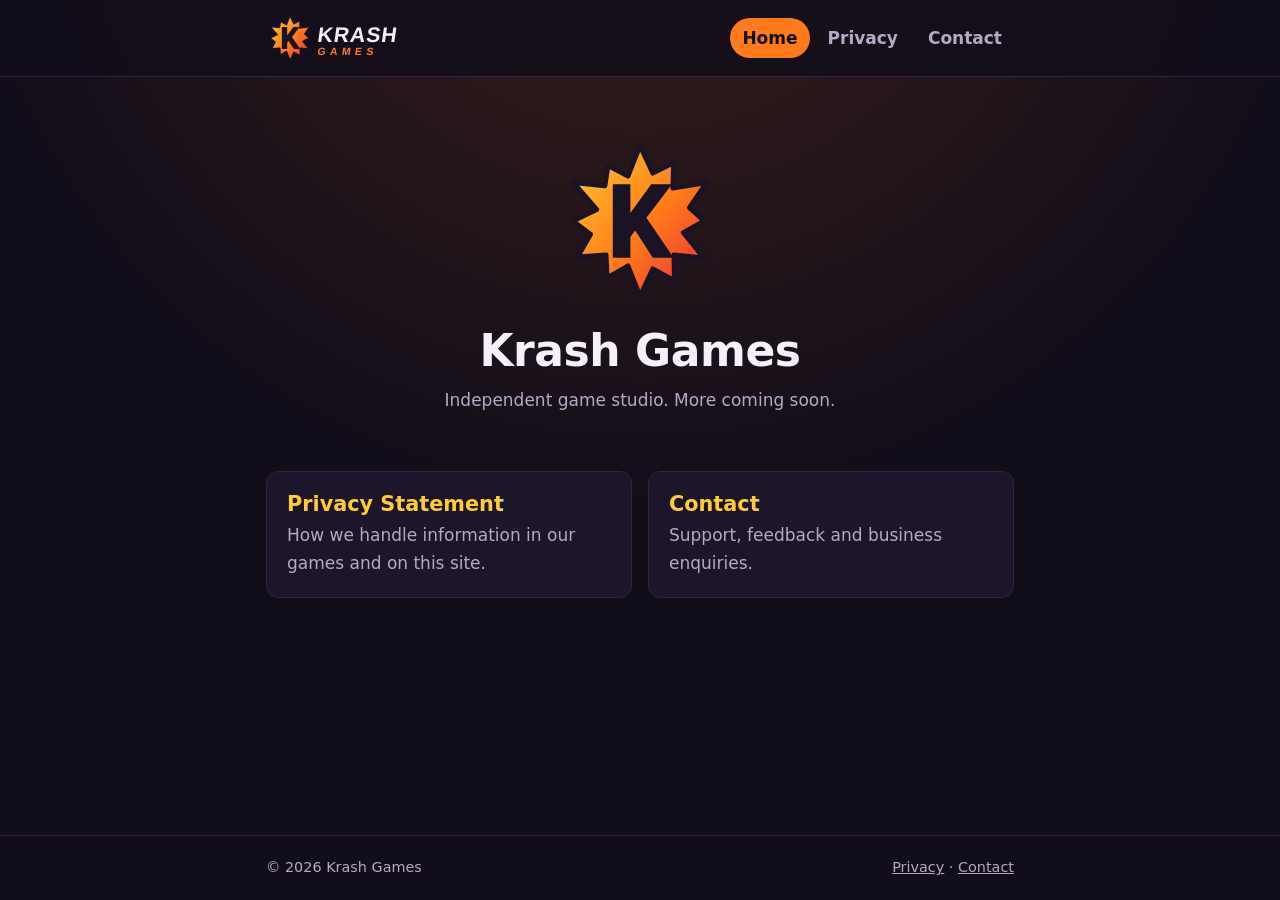
<file: index.html>
<!doctype html>
<html lang="en">
<head>
  <meta charset="utf-8">
  <meta name="viewport" content="width=device-width, initial-scale=1">
  <title>Krash Games</title>
  <meta name="description" content="Krash Games – independent game studio.">
  <link rel="icon" type="image/svg+xml" href="logo-mark.svg">
  <link rel="stylesheet" href="styles.css">
</head>
<body>
  <header class="site-header">
    <div class="inner">
      <a class="brand" href="index.html"><img src="logo.svg" alt="Krash Games"></a>
      <nav class="site-nav" aria-label="Main">
        <a href="index.html" aria-current="page">Home</a>
        <a href="privacy.html">Privacy</a>
        <a href="contact.html">Contact</a>
      </nav>
    </div>
  </header>

  <main>
    <section class="hero">
      <img src="logo-mark.svg" alt="">
      <h1>Krash Games</h1>
      <p class="lede">Independent game studio. More coming soon.</p>
    </section>

    <div class="cards">
      <a class="card" href="privacy.html">
        <h2>Privacy Statement</h2>
        <p>How we handle information in our games and on this site.</p>
      </a>
      <a class="card" href="contact.html">
        <h2>Contact</h2>
        <p>Support, feedback and business enquiries.</p>
      </a>
    </div>
  </main>

  <footer class="site-footer">
    <div class="inner">
      <span>&copy; 2026 Krash Games</span>
      <span><a href="privacy.html">Privacy</a> · <a href="contact.html">Contact</a></span>
    </div>
  </footer>
</body>
</html>
</file>
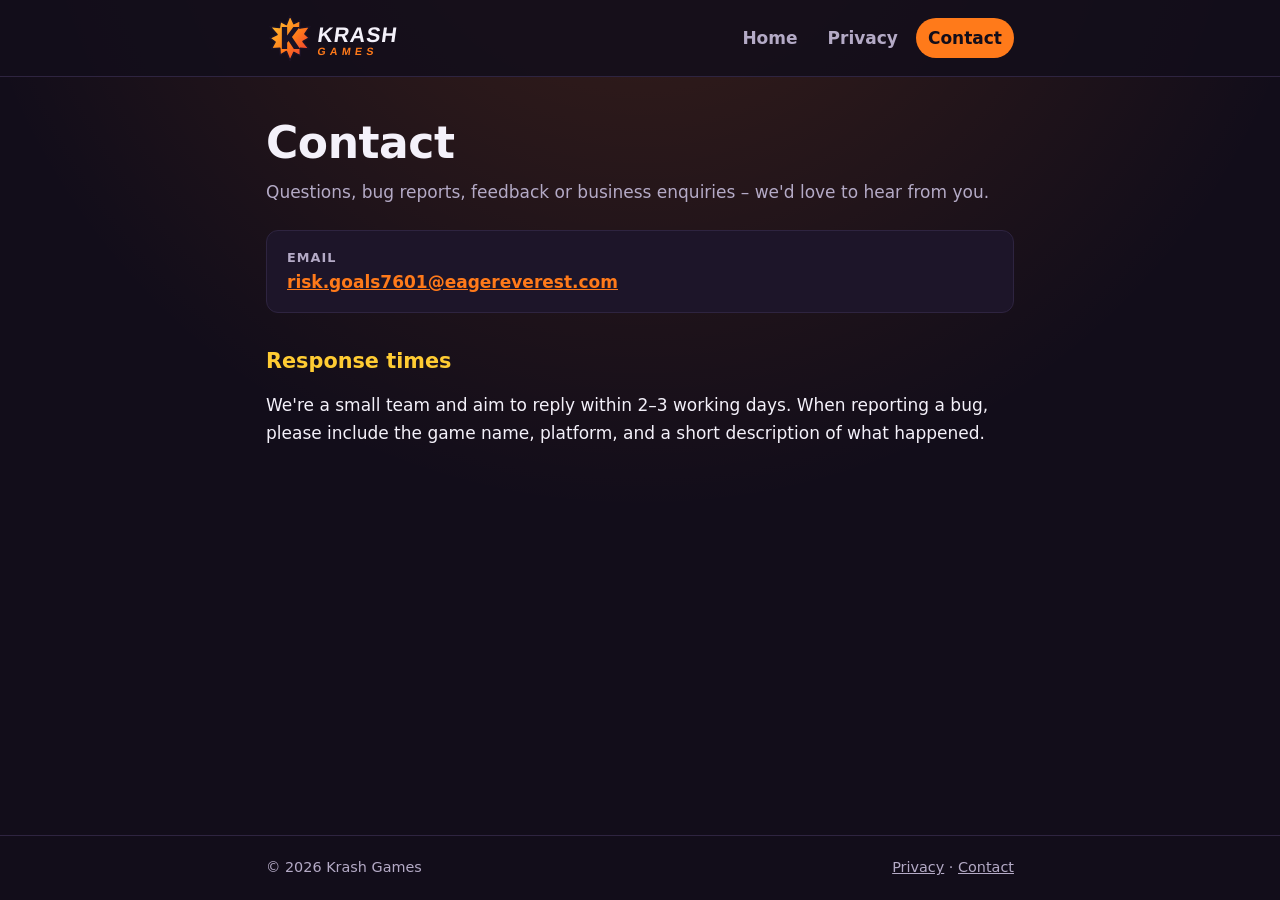
<file: contact.html>
<!doctype html>
<html lang="en">
<head>
  <meta charset="utf-8">
  <meta name="viewport" content="width=device-width, initial-scale=1">
  <title>Contact – Krash Games</title>
  <meta name="description" content="How to contact Krash Games.">
  <link rel="icon" type="image/svg+xml" href="logo-mark.svg">
  <link rel="stylesheet" href="styles.css">
</head>
<body>
  <header class="site-header">
    <div class="inner">
      <a class="brand" href="index.html"><img src="logo.svg" alt="Krash Games"></a>
      <nav class="site-nav" aria-label="Main">
        <a href="index.html">Home</a>
        <a href="privacy.html">Privacy</a>
        <a href="contact.html" aria-current="page">Contact</a>
      </nav>
    </div>
  </header>

  <main>
    <h1>Contact</h1>
    <p class="lede">Questions, bug reports, feedback or business enquiries – we'd love to hear from you.</p>

    <ul class="contact-list">
      <li>
        <span class="label">Email</span>
        <a href="mailto:risk.goals7601@eagereverest.com">risk.goals7601@eagereverest.com</a>
      </li>
    </ul>

    <h2>Response times</h2>
    <p>We're a small team and aim to reply within 2–3 working days. When reporting a bug, please include the game name, platform, and a short description of what happened.</p>
  </main>

  <footer class="site-footer">
    <div class="inner">
      <span>&copy; 2026 Krash Games</span>
      <span><a href="privacy.html">Privacy</a> · <a href="contact.html">Contact</a></span>
    </div>
  </footer>
</body>
</html>
</file>
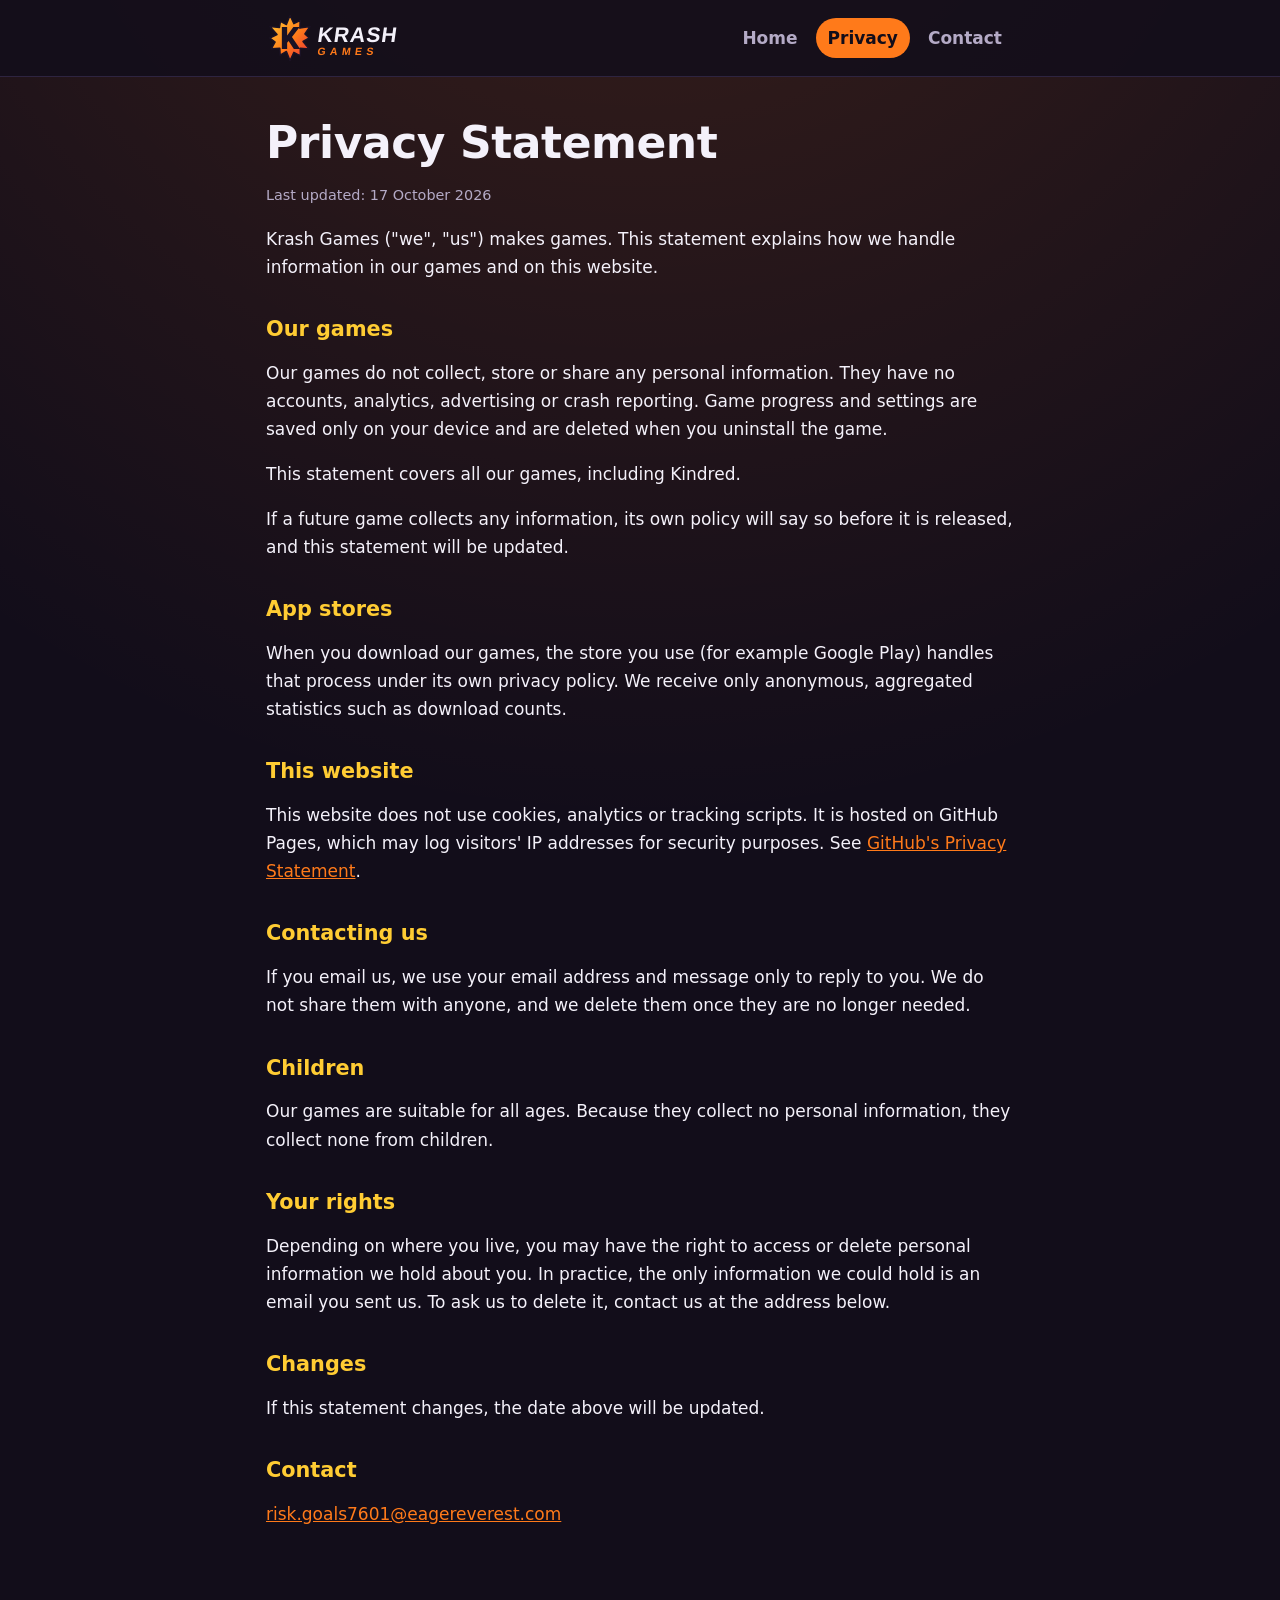
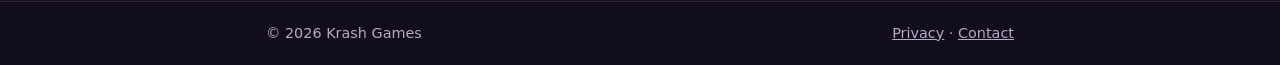
<file: privacy.html>
<!doctype html>
<html lang="en">
<head>
  <meta charset="utf-8">
  <meta name="viewport" content="width=device-width, initial-scale=1">
  <title>Privacy Statement – Krash Games</title>
  <meta name="description" content="Krash Games privacy statement.">
  <link rel="icon" type="image/svg+xml" href="logo-mark.svg">
  <link rel="stylesheet" href="styles.css">
</head>
<body>
  <header class="site-header">
    <div class="inner">
      <a class="brand" href="index.html"><img src="logo.svg" alt="Krash Games"></a>
      <nav class="site-nav" aria-label="Main">
        <a href="index.html">Home</a>
        <a href="privacy.html" aria-current="page">Privacy</a>
        <a href="contact.html">Contact</a>
      </nav>
    </div>
  </header>

  <main>
    <h1>Privacy Statement</h1>
    <p class="updated">Last updated: 17 October 2026</p>

    <p>Krash Games ("we", "us") makes games. This statement explains how we handle information in our games and on this website.</p>

    <h2>Our games</h2>
    <p>Our games do not collect, store or share any personal information. They have no accounts, analytics, advertising or crash reporting. Game progress and settings are saved only on your device and are deleted when you uninstall the game.</p>
    <p>This statement covers all our games, including Kindred.</p>
    <p>If a future game collects any information, its own policy will say so before it is released, and this statement will be updated.</p>

    <h2>App stores</h2>
    <p>When you download our games, the store you use (for example Google Play) handles that process under its own privacy policy. We receive only anonymous, aggregated statistics such as download counts.</p>

    <h2>This website</h2>
    <p>This website does not use cookies, analytics or tracking scripts. It is hosted on GitHub Pages, which may log visitors' IP addresses for security purposes. See <a href="https://docs.github.com/en/site-policy/privacy-policies/github-general-privacy-statement">GitHub's Privacy Statement</a>.</p>

    <h2>Contacting us</h2>
    <p>If you email us, we use your email address and message only to reply to you. We do not share them with anyone, and we delete them once they are no longer needed.</p>

    <h2>Children</h2>
    <p>Our games are suitable for all ages. Because they collect no personal information, they collect none from children.</p>

    <h2>Your rights</h2>
    <p>Depending on where you live, you may have the right to access or delete personal information we hold about you. In practice, the only information we could hold is an email you sent us. To ask us to delete it, contact us at the address below.</p>

    <h2>Changes</h2>
    <p>If this statement changes, the date above will be updated.</p>

    <h2>Contact</h2>
    <p><a href="mailto:risk.goals7601@eagereverest.com">risk.goals7601@eagereverest.com</a></p>
  </main>

  <footer class="site-footer">
    <div class="inner">
      <span>&copy; 2026 Krash Games</span>
      <span><a href="privacy.html">Privacy</a> · <a href="contact.html">Contact</a></span>
    </div>
  </footer>
</body>
</html>
</file>
<file: styles.css>
:root {
  --bg: #120d1a;
  --surface: #1d1529;
  --border: #2e2440;
  --text: #f4f1fa;
  --muted: #b4aac6;
  --accent: #ff7a1a;
  --accent-2: #ffcc33;
  --danger: #e8283c;
  --radius: 12px;
  --max: 780px;
}

* {
  box-sizing: border-box;
}

html {
  -webkit-text-size-adjust: 100%;
}

body {
  margin: 0;
  min-height: 100vh;
  display: flex;
  flex-direction: column;
  background: var(--bg);
  background-image: radial-gradient(circle at 50% -20%, rgba(255, 122, 26, 0.18), transparent 55%);
  color: var(--text);
  font-family: system-ui, -apple-system, "Segoe UI", Roboto, Arial, sans-serif;
  font-size: 1.0625rem;
  line-height: 1.65;
}

a {
  color: var(--accent);
}

a:hover,
a:focus-visible {
  color: var(--accent-2);
}

/* Header */
.site-header {
  border-bottom: 1px solid var(--border);
  background: rgba(18, 13, 26, 0.85);
}

.site-header .inner {
  max-width: var(--max);
  margin: 0 auto;
  padding: 14px 16px;
  display: flex;
  align-items: center;
  justify-content: space-between;
  flex-wrap: wrap;
  gap: 12px;
}

.brand img {
  display: block;
  height: 48px;
  width: auto;
}

.site-nav {
  display: flex;
  gap: 6px;
}

.site-nav a {
  color: var(--muted);
  text-decoration: none;
  font-weight: 600;
  padding: 6px 12px;
  border-radius: 999px;
}

.site-nav a:hover,
.site-nav a:focus-visible {
  color: var(--text);
  background: var(--surface);
}

.site-nav a[aria-current="page"] {
  color: var(--bg);
  background: var(--accent);
}

/* Main content */
main {
  flex: 1;
  width: 100%;
  max-width: var(--max);
  margin: 0 auto;
  padding: 40px 16px 56px;
}

h1,
h2 {
  line-height: 1.2;
}

h1 {
  font-size: clamp(2rem, 6vw, 2.75rem);
  margin: 0 0 8px;
  letter-spacing: -0.01em;
}

h2 {
  font-size: 1.3rem;
  margin: 36px 0 8px;
  color: var(--accent-2);
}

.lede {
  color: var(--muted);
  margin-top: 0;
}

.updated {
  color: var(--muted);
  font-size: 0.9rem;
}

ul {
  padding-left: 1.25em;
}

li + li {
  margin-top: 4px;
}

/* Home hero */
.hero {
  text-align: center;
  padding: 24px 0 8px;
}

.hero img {
  width: 160px;
  height: 160px;
  margin-bottom: 16px;
}

.cards {
  display: grid;
  grid-template-columns: repeat(auto-fit, minmax(240px, 1fr));
  gap: 16px;
  margin-top: 32px;
}

.card {
  display: block;
  padding: 20px;
  border: 1px solid var(--border);
  border-radius: var(--radius);
  background: var(--surface);
  color: var(--text);
  text-decoration: none;
  transition: border-color 0.15s, transform 0.15s;
}

.card:hover,
.card:focus-visible {
  color: var(--text);
  border-color: var(--accent);
  transform: translateY(-2px);
}

.card h2 {
  margin: 0 0 4px;
}

.card p {
  margin: 0;
  color: var(--muted);
}

/* Contact */
.contact-list {
  list-style: none;
  padding: 0;
  margin: 24px 0 0;
  display: grid;
  gap: 12px;
}

.contact-list li {
  margin: 0;
  padding: 16px 20px;
  border: 1px solid var(--border);
  border-radius: var(--radius);
  background: var(--surface);
}

.contact-list .label {
  display: block;
  font-size: 0.8rem;
  font-weight: 700;
  letter-spacing: 0.08em;
  text-transform: uppercase;
  color: var(--muted);
}

.contact-list a {
  font-weight: 600;
  word-break: break-word;
}

/* Footer */
.site-footer {
  border-top: 1px solid var(--border);
  color: var(--muted);
  font-size: 0.9rem;
}

.site-footer .inner {
  max-width: var(--max);
  margin: 0 auto;
  padding: 20px 16px;
  display: flex;
  justify-content: space-between;
  flex-wrap: wrap;
  gap: 8px;
}

.site-footer a {
  color: var(--muted);
}

@media (prefers-reduced-motion: reduce) {
  .card {
    transition: none;
  }
}
</file>
